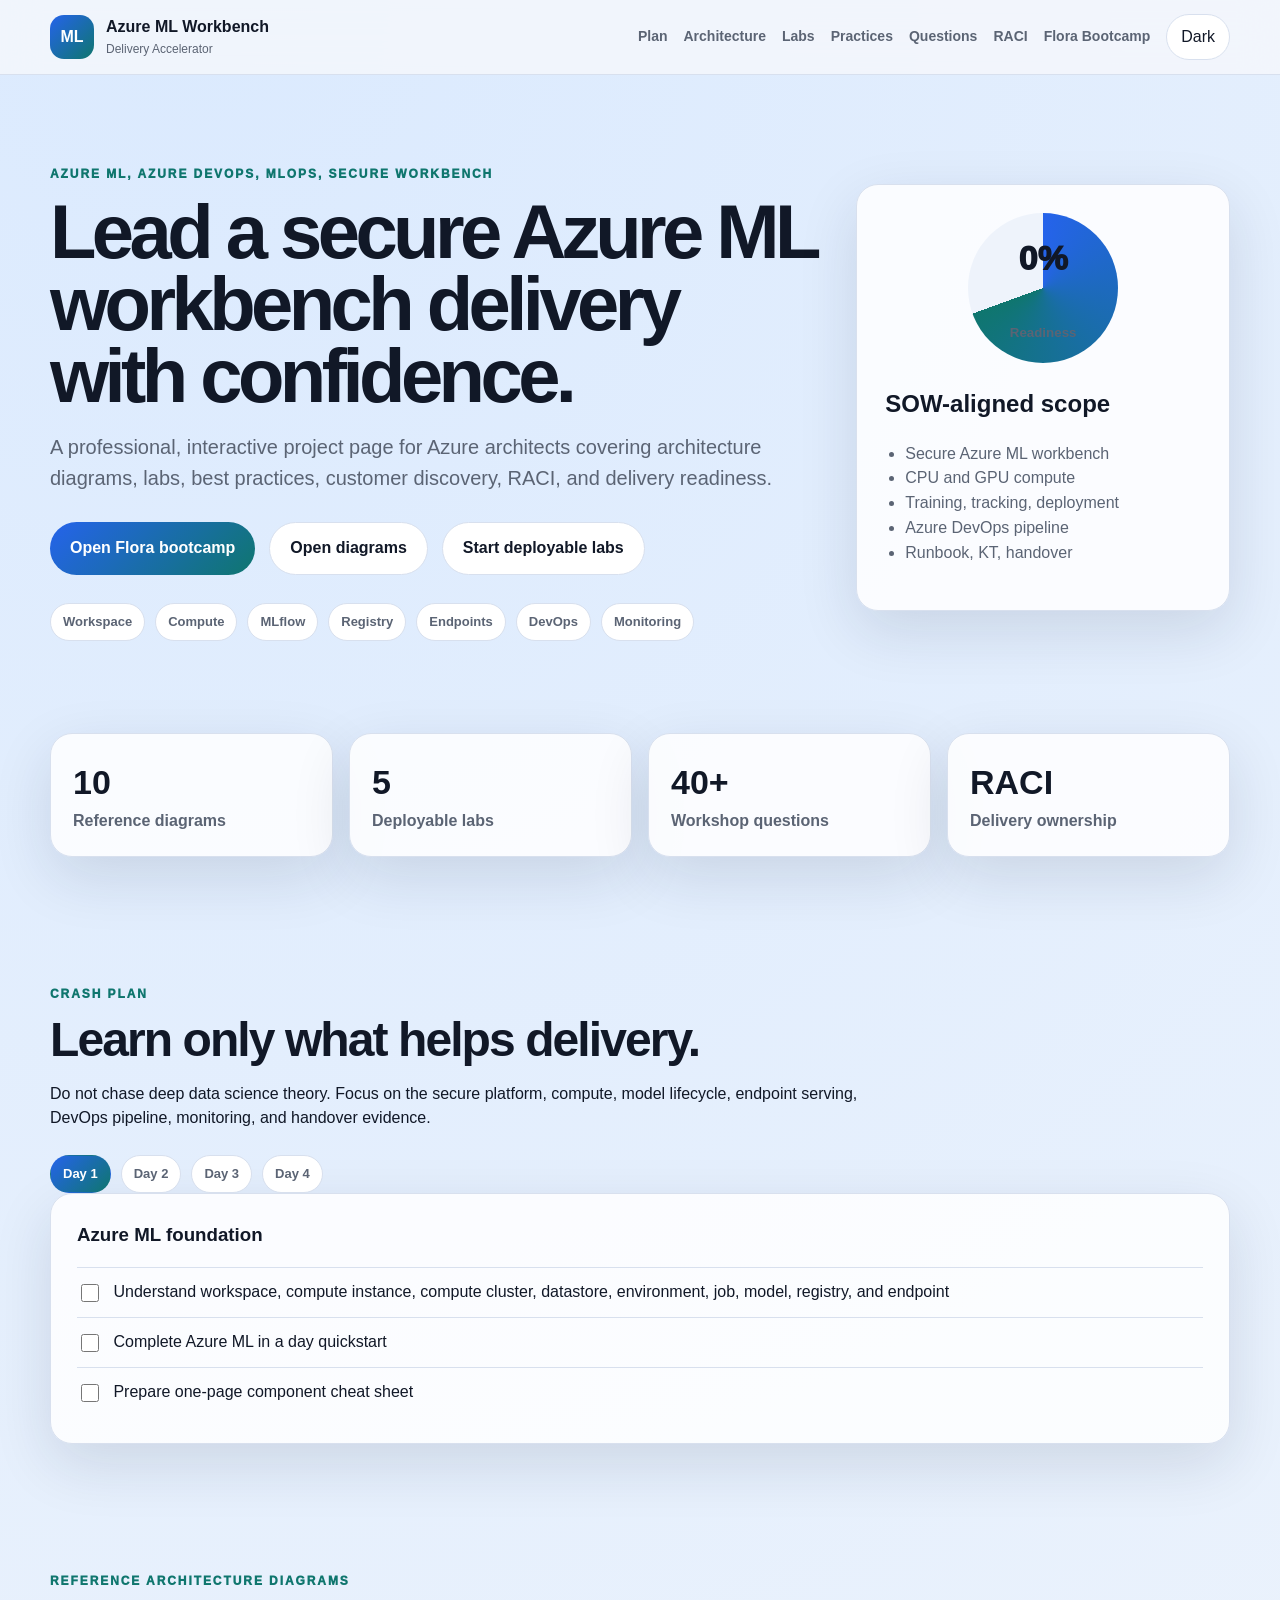
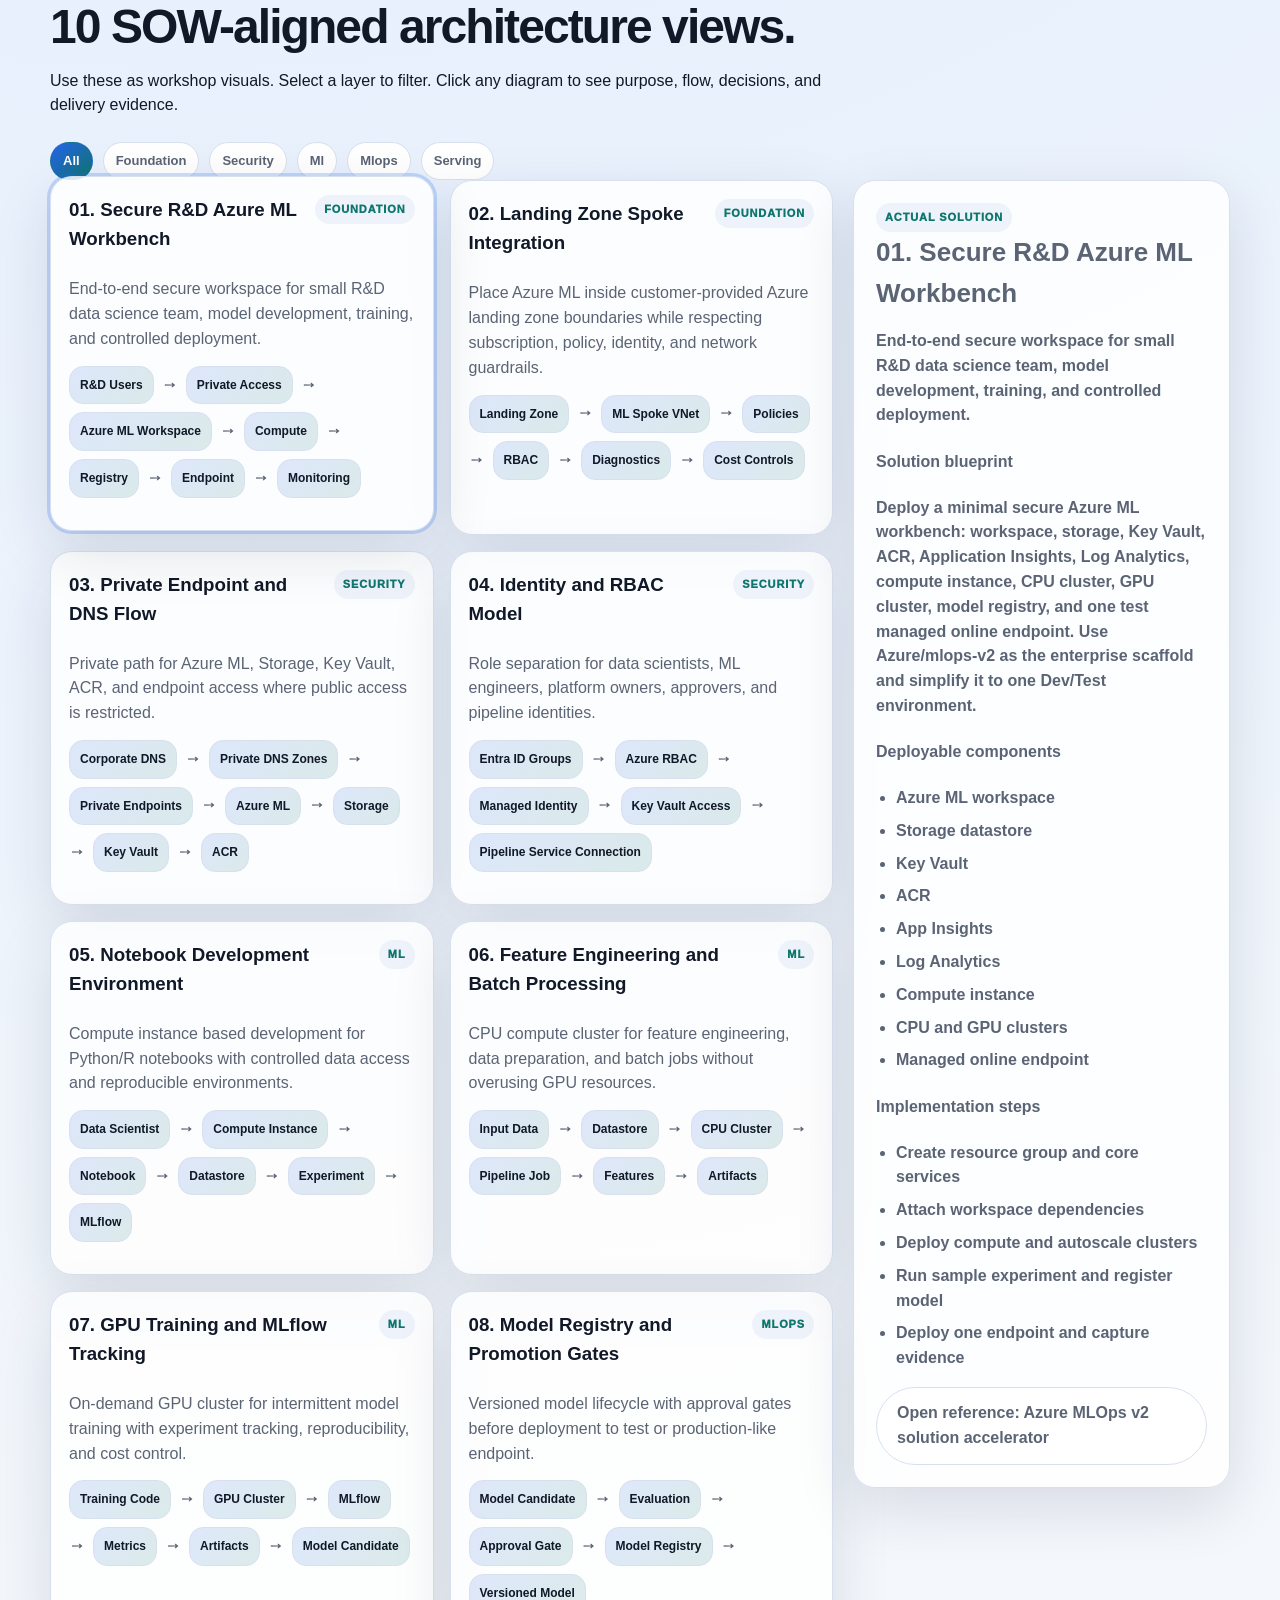
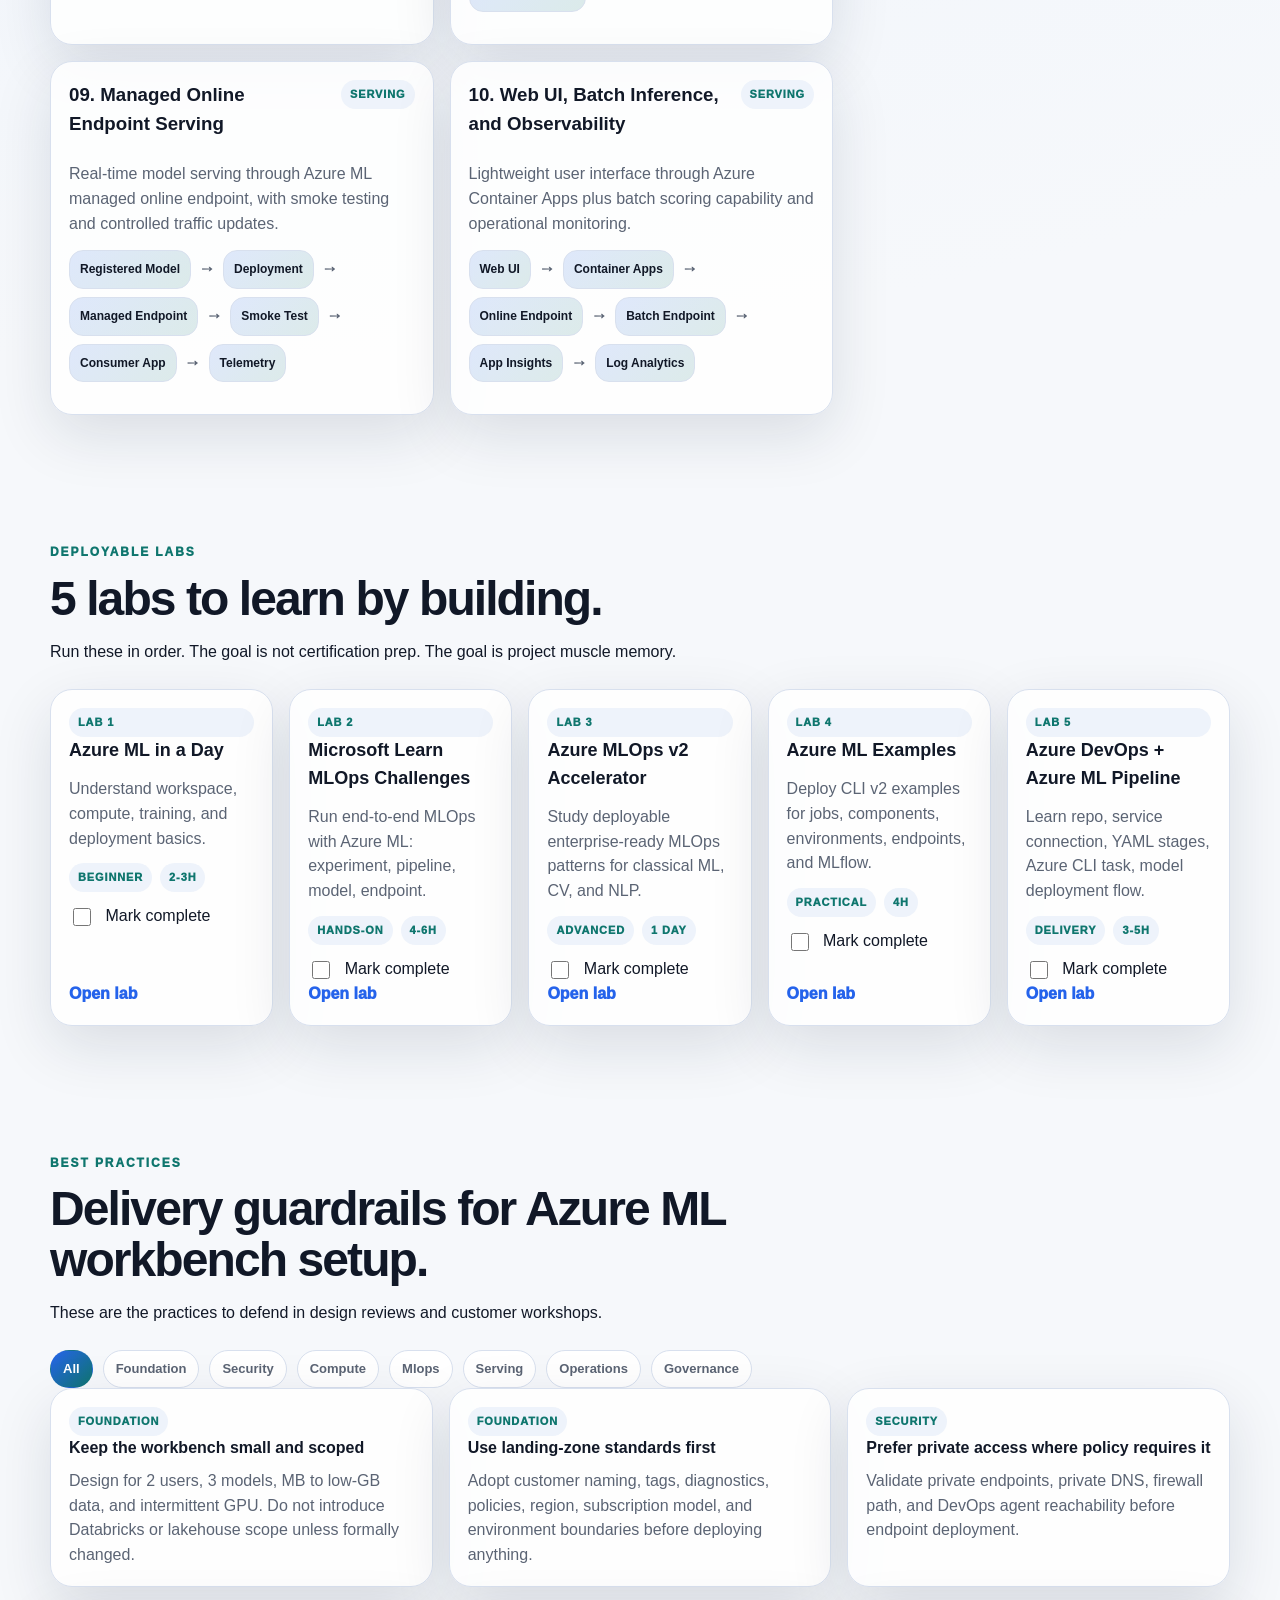
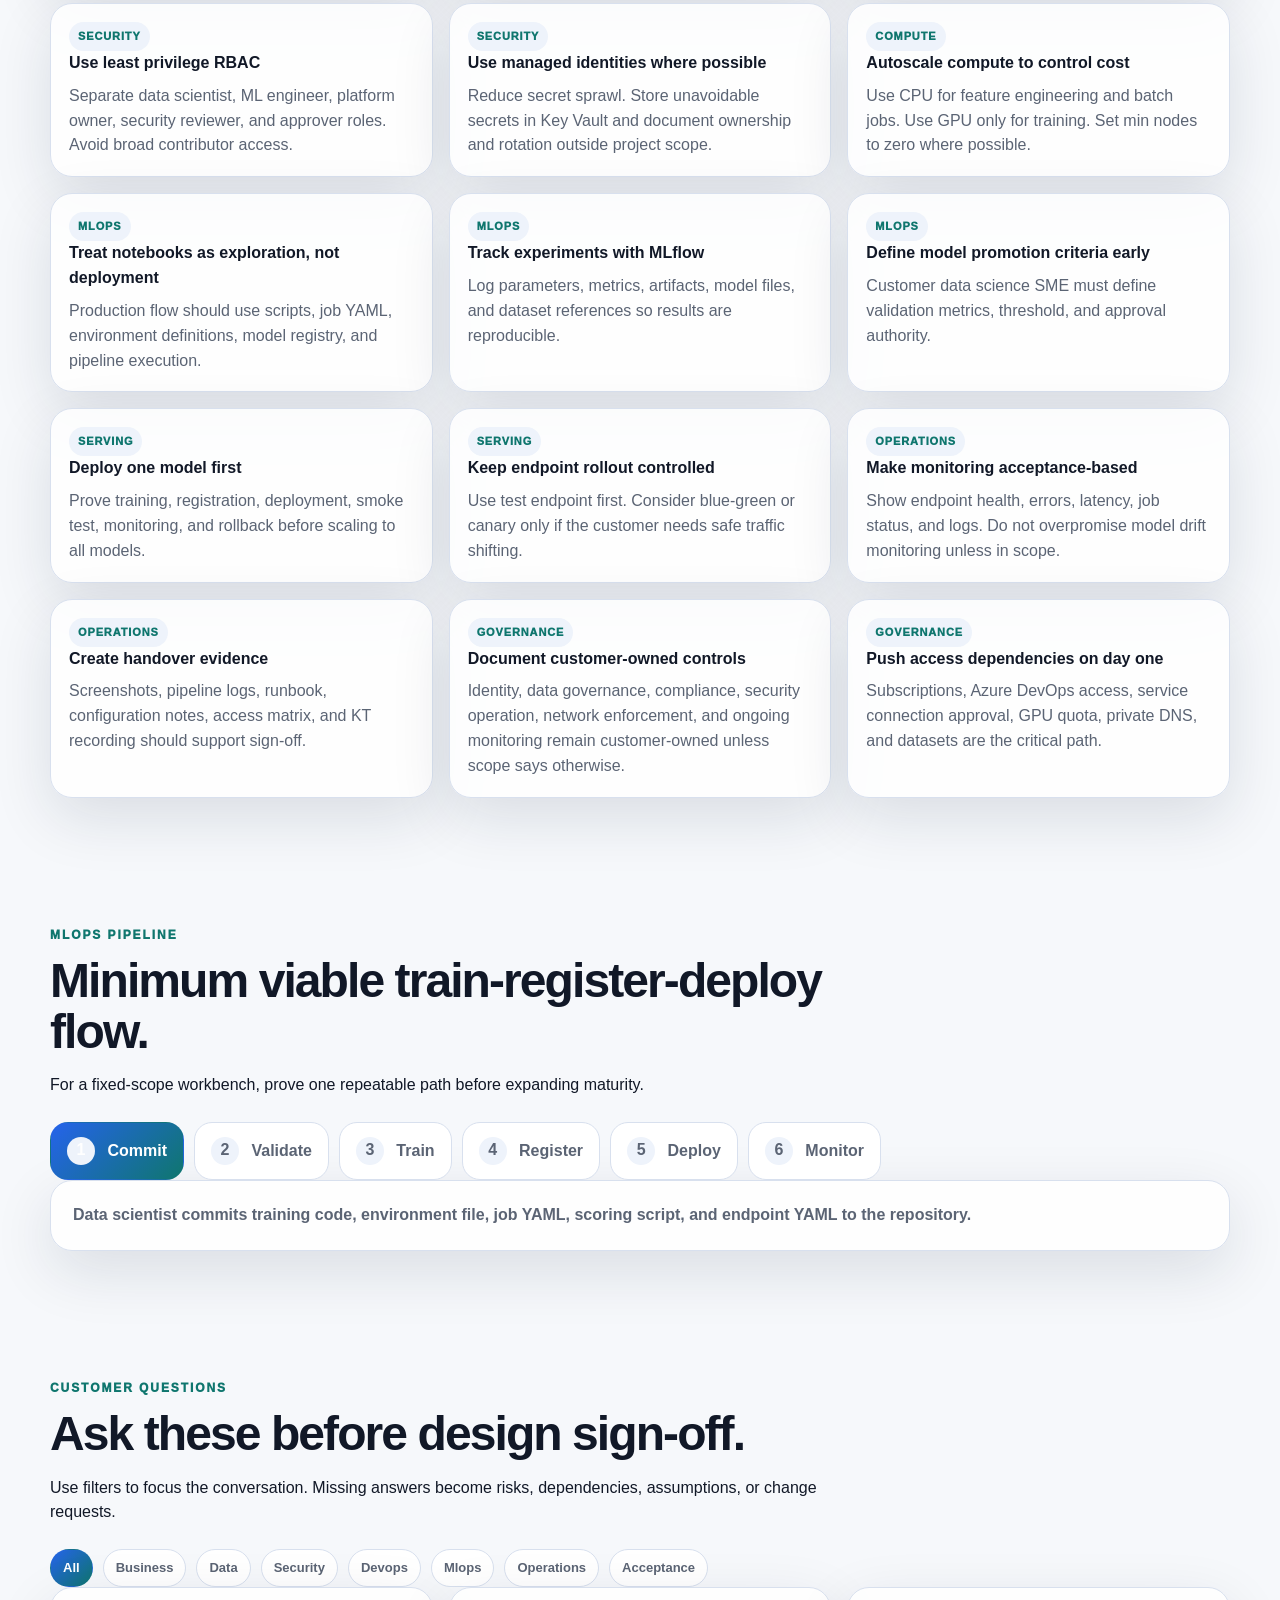
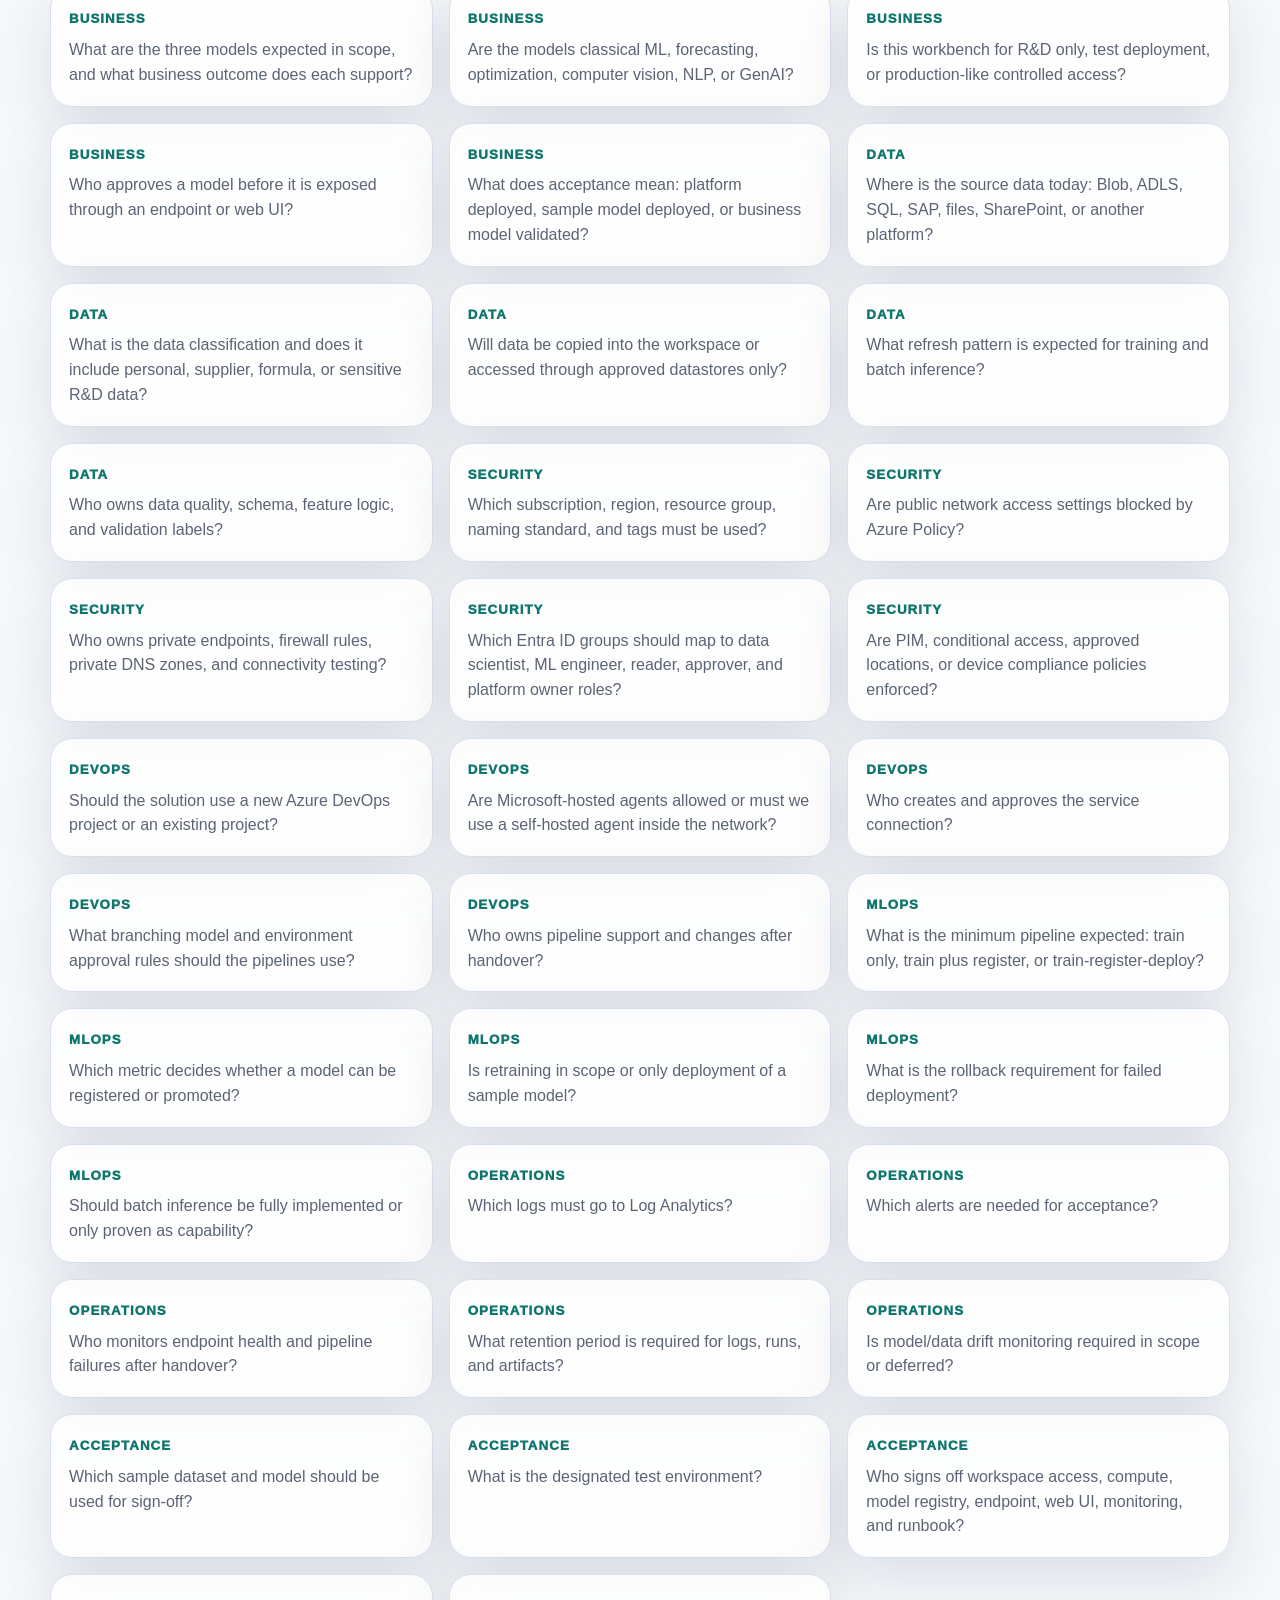
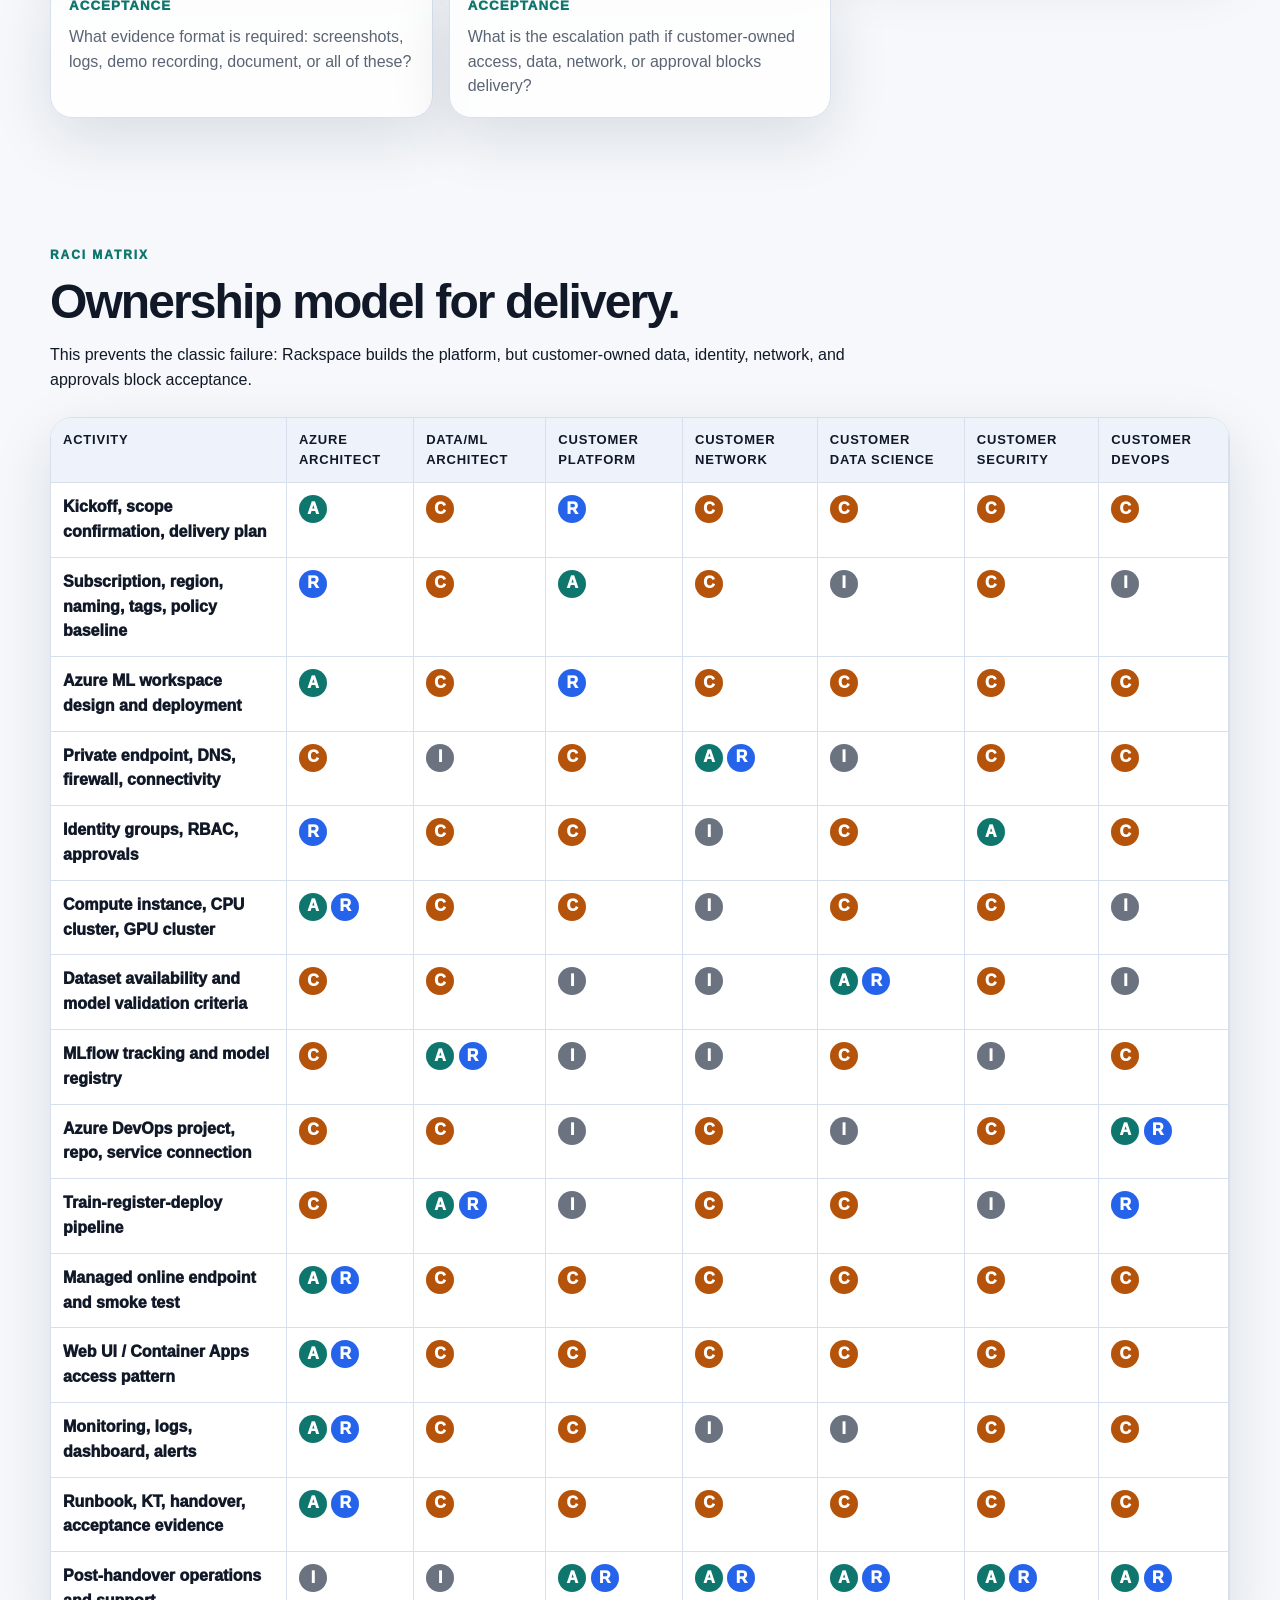
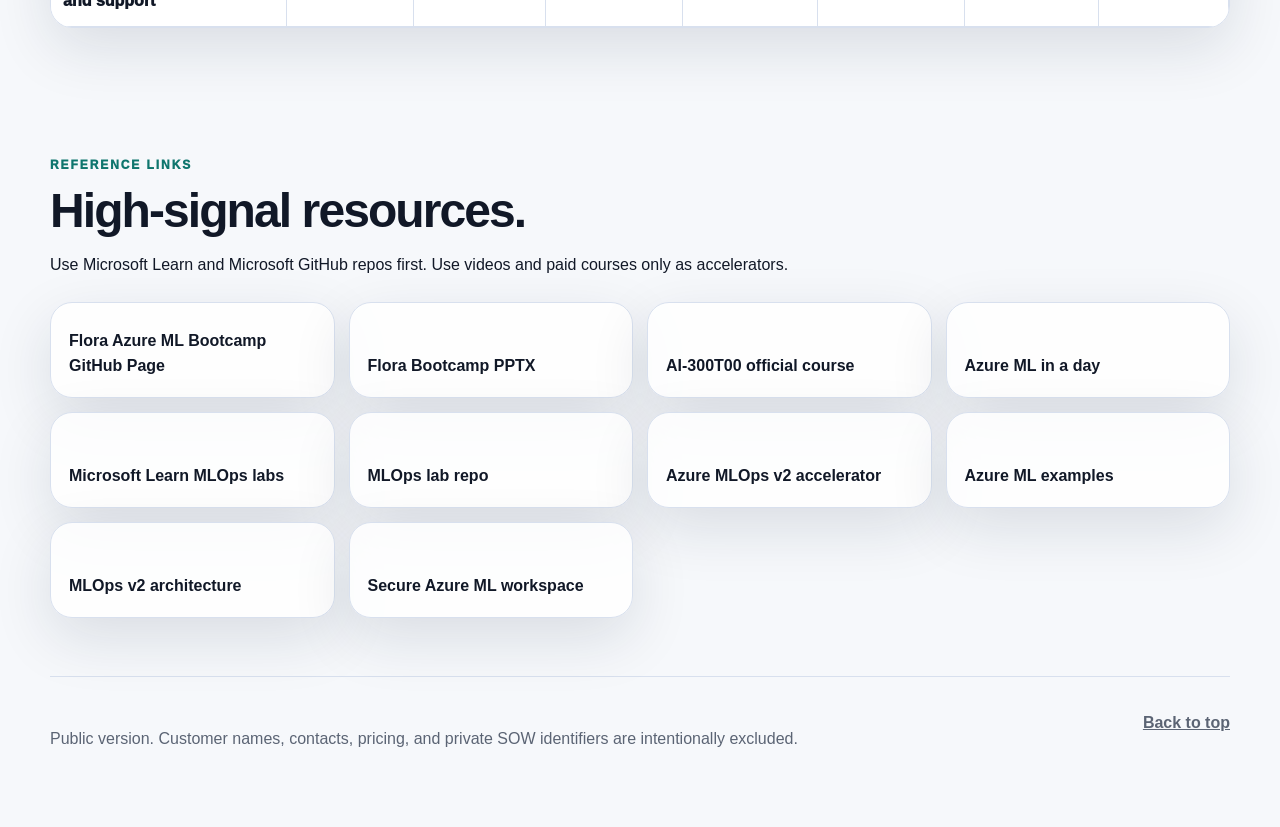
<file: index.html>
<!doctype html>
<html lang="en">
<head>
  <meta charset="utf-8">
  <meta name="viewport" content="width=device-width, initial-scale=1">
  <title>Azure ML Workbench Delivery Accelerator</title>
  <meta name="description" content="Interactive Azure ML and MLOps delivery accelerator for Azure architects.">
  <link rel="stylesheet" href="styles.css">
</head>
<body>
  <header class="site-header">
    <nav class="nav shell">
      <a class="brand" href="#top"><span class="brand-mark">ML</span><span><strong>Azure ML Workbench</strong><small>Delivery Accelerator</small></span></a>
      <button class="nav-toggle" aria-expanded="false" aria-controls="nav-links">Menu</button>
      <div id="nav-links" class="nav-links">
        <a href="#plan">Plan</a>
        <a href="#architecture">Architecture</a>
        <a href="#labs">Labs</a>
        <a href="#practices">Practices</a>
        <a href="#questions">Questions</a>
        <a href="#raci">RACI</a>
        <a href="flora-azure-ml-bootcamp.html">Flora Bootcamp</a>
        <button id="theme-toggle" class="ghost" type="button">Dark</button>
      </div>
    </nav>
  </header>

  <main id="top">
    <section class="hero shell">
      <div class="hero-copy">
        <p class="eyebrow">Azure ML, Azure DevOps, MLOps, secure workbench</p>
        <h1>Lead a secure Azure ML workbench delivery with confidence.</h1>
        <p class="lead">A professional, interactive project page for Azure architects covering architecture diagrams, labs, best practices, customer discovery, RACI, and delivery readiness.</p>
        <div class="hero-actions"><a class="button primary" href="flora-azure-ml-bootcamp.html">Open Flora bootcamp</a><a class="button secondary" href="#architecture">Open diagrams</a><a class="button secondary" href="#labs">Start deployable labs</a></div>
        <div class="trust-strip"><span>Workspace</span><span>Compute</span><span>MLflow</span><span>Registry</span><span>Endpoints</span><span>DevOps</span><span>Monitoring</span></div>
      </div>
      <aside class="hero-card">
        <div class="score-ring"><span id="readiness-score">0%</span><small>Readiness</small></div>
        <h2>SOW-aligned scope</h2>
        <ul class="clean-list"><li>Secure Azure ML workbench</li><li>CPU and GPU compute</li><li>Training, tracking, deployment</li><li>Azure DevOps pipeline</li><li>Runbook, KT, handover</li></ul>
      </aside>
    </section>

    <section class="shell section stats-grid"><article class="stat"><strong>10</strong><span>Reference diagrams</span></article><article class="stat"><strong>5</strong><span>Deployable labs</span></article><article class="stat"><strong>40+</strong><span>Workshop questions</span></article><article class="stat"><strong>RACI</strong><span>Delivery ownership</span></article></section>

    <section id="plan" class="shell section">
      <div class="section-head"><p class="eyebrow">Crash plan</p><h2>Learn only what helps delivery.</h2><p>Do not chase deep data science theory. Focus on the secure platform, compute, model lifecycle, endpoint serving, DevOps pipeline, monitoring, and handover evidence.</p></div>
      <div class="tabs"><button class="tab active" data-tab="day1">Day 1</button><button class="tab" data-tab="day2">Day 2</button><button class="tab" data-tab="day3">Day 3</button><button class="tab" data-tab="day4">Day 4</button></div>
      <div class="tab-panel active" id="day1"><h3>Azure ML foundation</h3><ul class="task-list"><li><label><input type="checkbox"> Understand workspace, compute instance, compute cluster, datastore, environment, job, model, registry, and endpoint</label></li><li><label><input type="checkbox"> Complete Azure ML in a day quickstart</label></li><li><label><input type="checkbox"> Prepare one-page component cheat sheet</label></li></ul></div>
      <div class="tab-panel" id="day2"><h3>Security and DevOps foundation</h3><ul class="task-list"><li><label><input type="checkbox"> Review private access, identity, Key Vault, Storage, ACR, DNS, and logging path</label></li><li><label><input type="checkbox"> Create Azure DevOps project mental model: repo, branch, service connection, pipeline, environment approval</label></li><li><label><input type="checkbox"> Draft access and dependency checklist for kickoff</label></li></ul></div>
      <div class="tab-panel" id="day3"><h3>Hands-on MLOps</h3><ul class="task-list"><li><label><input type="checkbox"> Run one lab end to end: train, track, register, deploy, test</label></li><li><label><input type="checkbox"> Capture evidence of experiment, registered model, endpoint, and pipeline execution</label></li><li><label><input type="checkbox"> Prepare demo script for one model deployment</label></li></ul></div>
      <div class="tab-panel" id="day4"><h3>Customer readiness</h3><ul class="task-list"><li><label><input type="checkbox"> Finalize workshop question bank</label></li><li><label><input type="checkbox"> Walk through 10 diagrams and know what decision each diagram drives</label></li><li><label><input type="checkbox"> Prepare RAID, RACI, acceptance evidence, and handover checklist</label></li></ul></div>
    </section>

    <section id="architecture" class="shell section">
      <div class="section-head"><p class="eyebrow">Reference architecture diagrams</p><h2>10 SOW-aligned architecture views.</h2><p>Use these as workshop visuals. Select a layer to filter. Click any diagram to see purpose, flow, decisions, and delivery evidence.</p></div>
      <div class="filter-row" id="arch-filters"></div>
      <div class="architecture-layout"><div class="architecture-grid" id="architecture-grid"></div><aside class="detail-card sticky-detail" id="architecture-detail">Select a diagram to inspect details.</aside></div>
    </section>

    <section id="labs" class="shell section">
      <div class="section-head"><p class="eyebrow">Deployable labs</p><h2>5 labs to learn by building.</h2><p>Run these in order. The goal is not certification prep. The goal is project muscle memory.</p></div>
      <div class="lab-grid" id="lab-grid"></div>
    </section>

    <section id="practices" class="shell section">
      <div class="section-head"><p class="eyebrow">Best practices</p><h2>Delivery guardrails for Azure ML workbench setup.</h2><p>These are the practices to defend in design reviews and customer workshops.</p></div>
      <div class="filter-row" id="practice-filters"></div>
      <div class="practice-grid" id="practice-grid"></div>
    </section>

    <section id="pipeline" class="shell section">
      <div class="section-head"><p class="eyebrow">MLOps pipeline</p><h2>Minimum viable train-register-deploy flow.</h2><p>For a fixed-scope workbench, prove one repeatable path before expanding maturity.</p></div>
      <div class="pipeline"><button class="step active" data-step="1"><span>1</span> Commit</button><button class="step" data-step="2"><span>2</span> Validate</button><button class="step" data-step="3"><span>3</span> Train</button><button class="step" data-step="4"><span>4</span> Register</button><button class="step" data-step="5"><span>5</span> Deploy</button><button class="step" data-step="6"><span>6</span> Monitor</button></div>
      <article id="pipeline-detail" class="detail-card">Data scientist commits training code, environment file, job YAML, scoring script, and endpoint YAML to the repository.</article>
    </section>

    <section id="questions" class="shell section">
      <div class="section-head"><p class="eyebrow">Customer questions</p><h2>Ask these before design sign-off.</h2><p>Use filters to focus the conversation. Missing answers become risks, dependencies, assumptions, or change requests.</p></div>
      <div class="filter-row" id="question-filters"></div>
      <div class="question-grid" id="question-grid"></div>
    </section>

    <section id="raci" class="shell section">
      <div class="section-head"><p class="eyebrow">RACI matrix</p><h2>Ownership model for delivery.</h2><p>This prevents the classic failure: Rackspace builds the platform, but customer-owned data, identity, network, and approvals block acceptance.</p></div>
      <div class="table-wrap"><table class="raci-table" id="raci-table"></table></div>
    </section>

    <section id="resources" class="shell section">
      <div class="section-head"><p class="eyebrow">Reference links</p><h2>High-signal resources.</h2><p>Use Microsoft Learn and Microsoft GitHub repos first. Use videos and paid courses only as accelerators.</p></div>
      <div class="resource-grid"><a href="flora-azure-ml-bootcamp.html">Flora Azure ML Bootcamp GitHub Page</a><a href="Flora_Azure_ML_Bootcamp_Visual_Guide.pptx">Flora Bootcamp PPTX</a><a href="https://learn.microsoft.com/en-us/training/courses/ai-300t00" target="_blank" rel="noreferrer">AI-300T00 official course</a><a href="https://learn.microsoft.com/en-us/azure/machine-learning/tutorial-azure-ml-in-a-day" target="_blank" rel="noreferrer">Azure ML in a day</a><a href="https://microsoftlearning.github.io/mslearn-mlops/" target="_blank" rel="noreferrer">Microsoft Learn MLOps labs</a><a href="https://github.com/MicrosoftLearning/mslearn-mlops" target="_blank" rel="noreferrer">MLOps lab repo</a><a href="https://github.com/Azure/mlops-v2" target="_blank" rel="noreferrer">Azure MLOps v2 accelerator</a><a href="https://github.com/Azure/azureml-examples" target="_blank" rel="noreferrer">Azure ML examples</a><a href="https://learn.microsoft.com/en-us/azure/architecture/ai-ml/guide/machine-learning-operations-v2" target="_blank" rel="noreferrer">MLOps v2 architecture</a><a href="https://learn.microsoft.com/en-us/azure/machine-learning/how-to-secure-workspace-vnet" target="_blank" rel="noreferrer">Secure Azure ML workspace</a></div>
    </section>
  </main>
  <footer class="footer shell"><p>Public version. Customer names, contacts, pricing, and private SOW identifiers are intentionally excluded.</p><a href="#top">Back to top</a></footer>
  <script src="app.js"></script>
  <script src="solutions.js"></script>
</body>
</html>
</file>
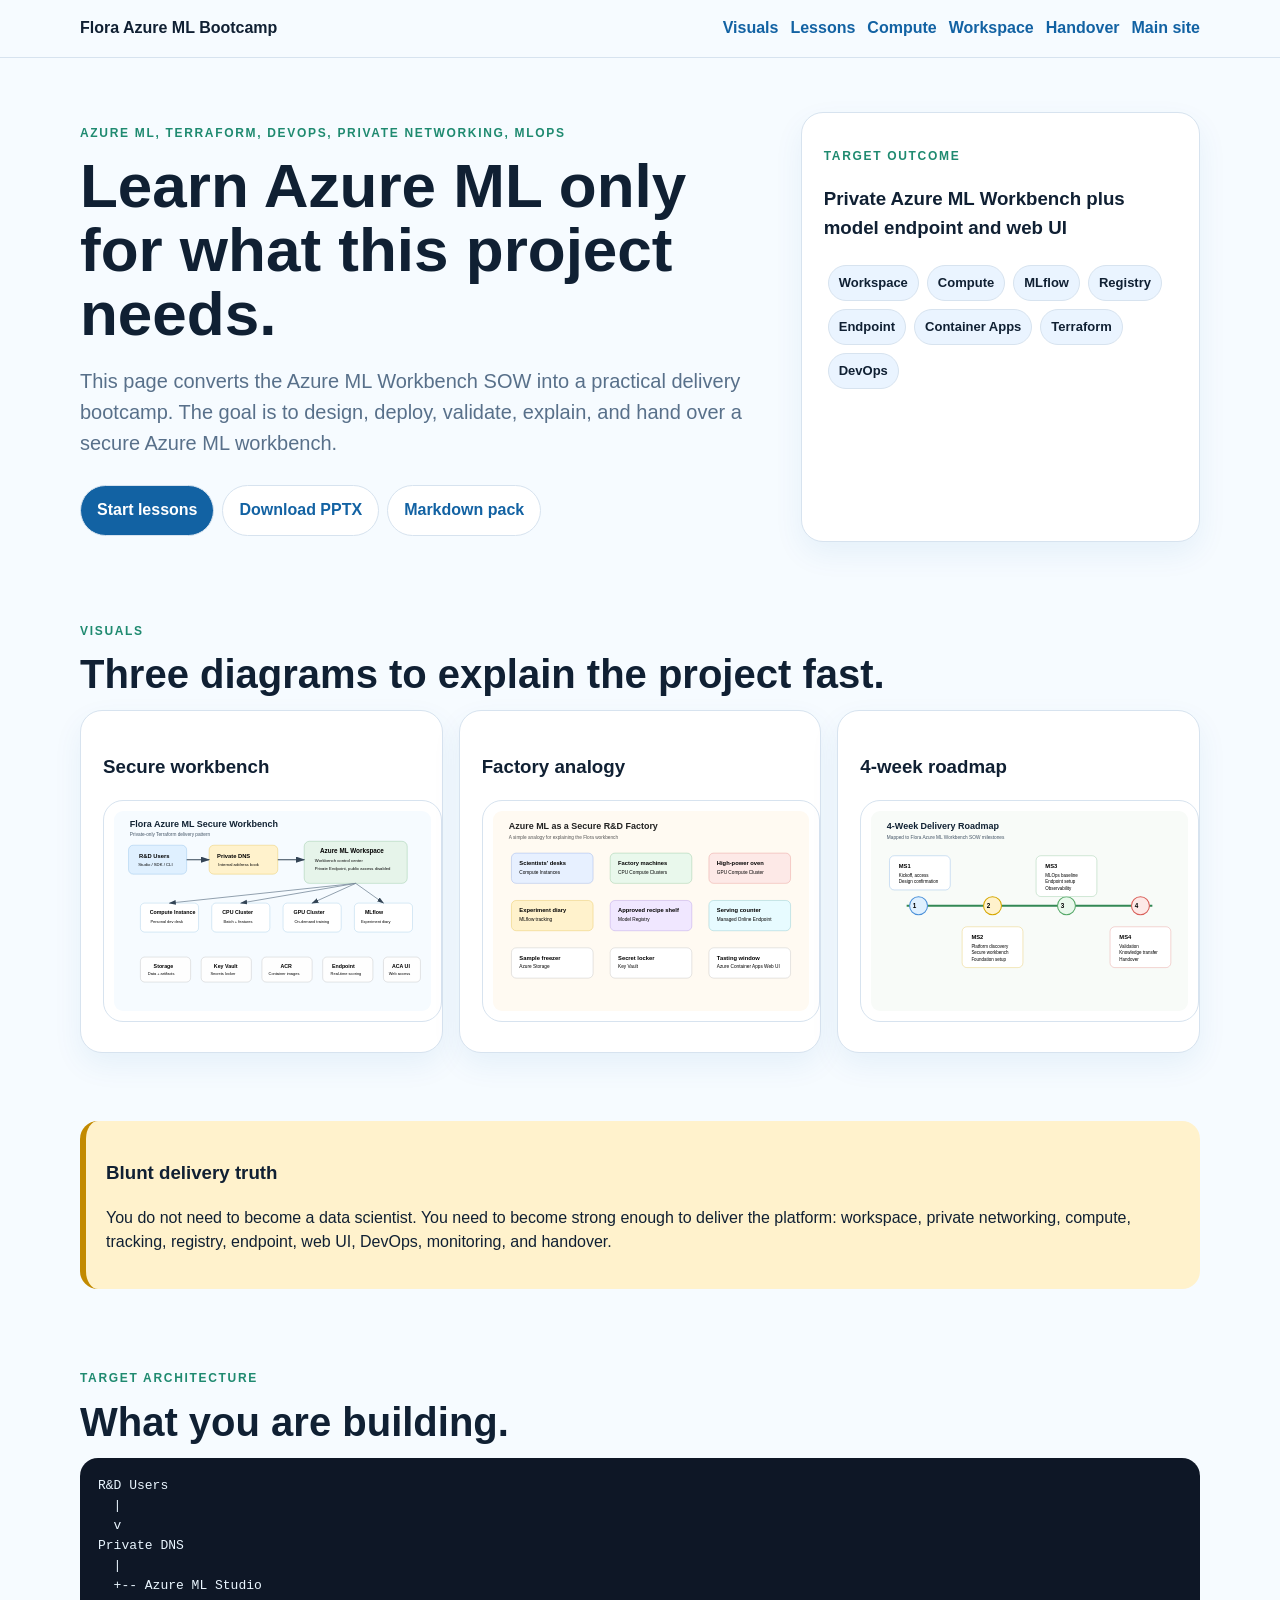
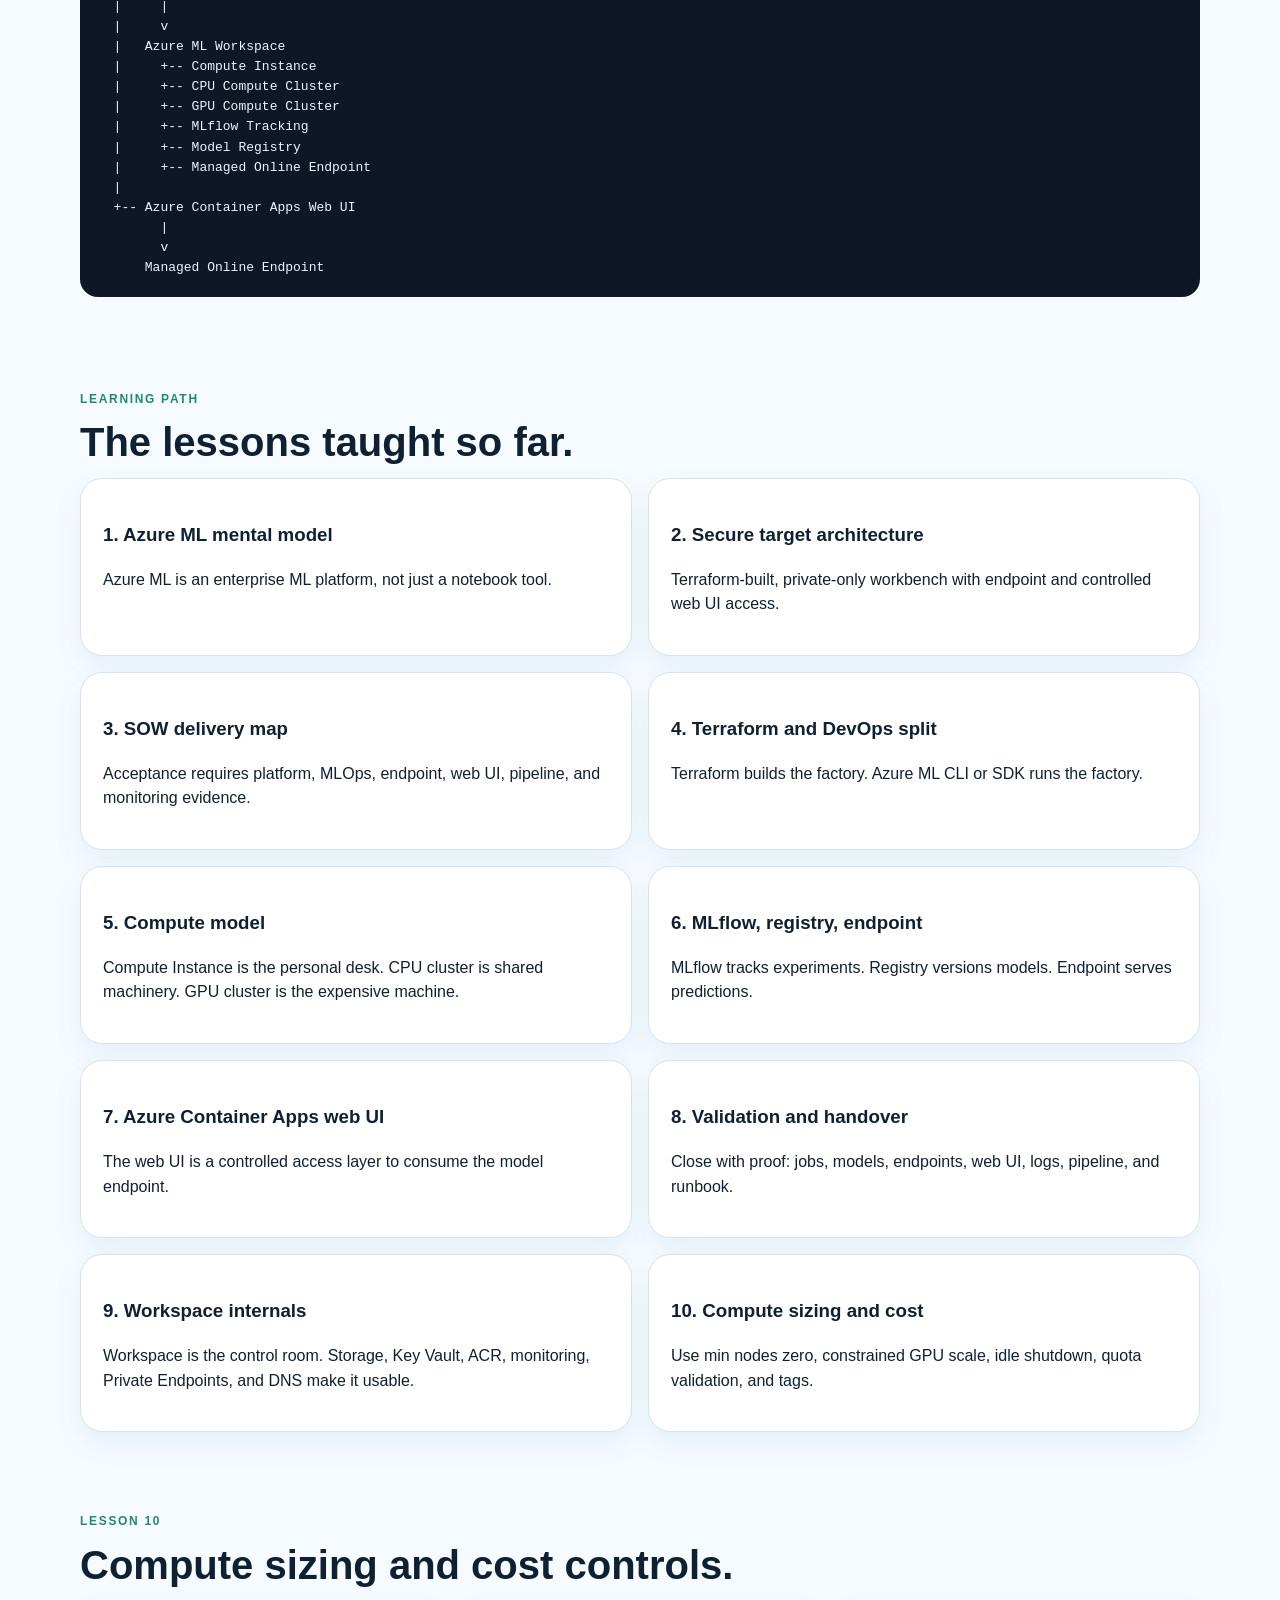
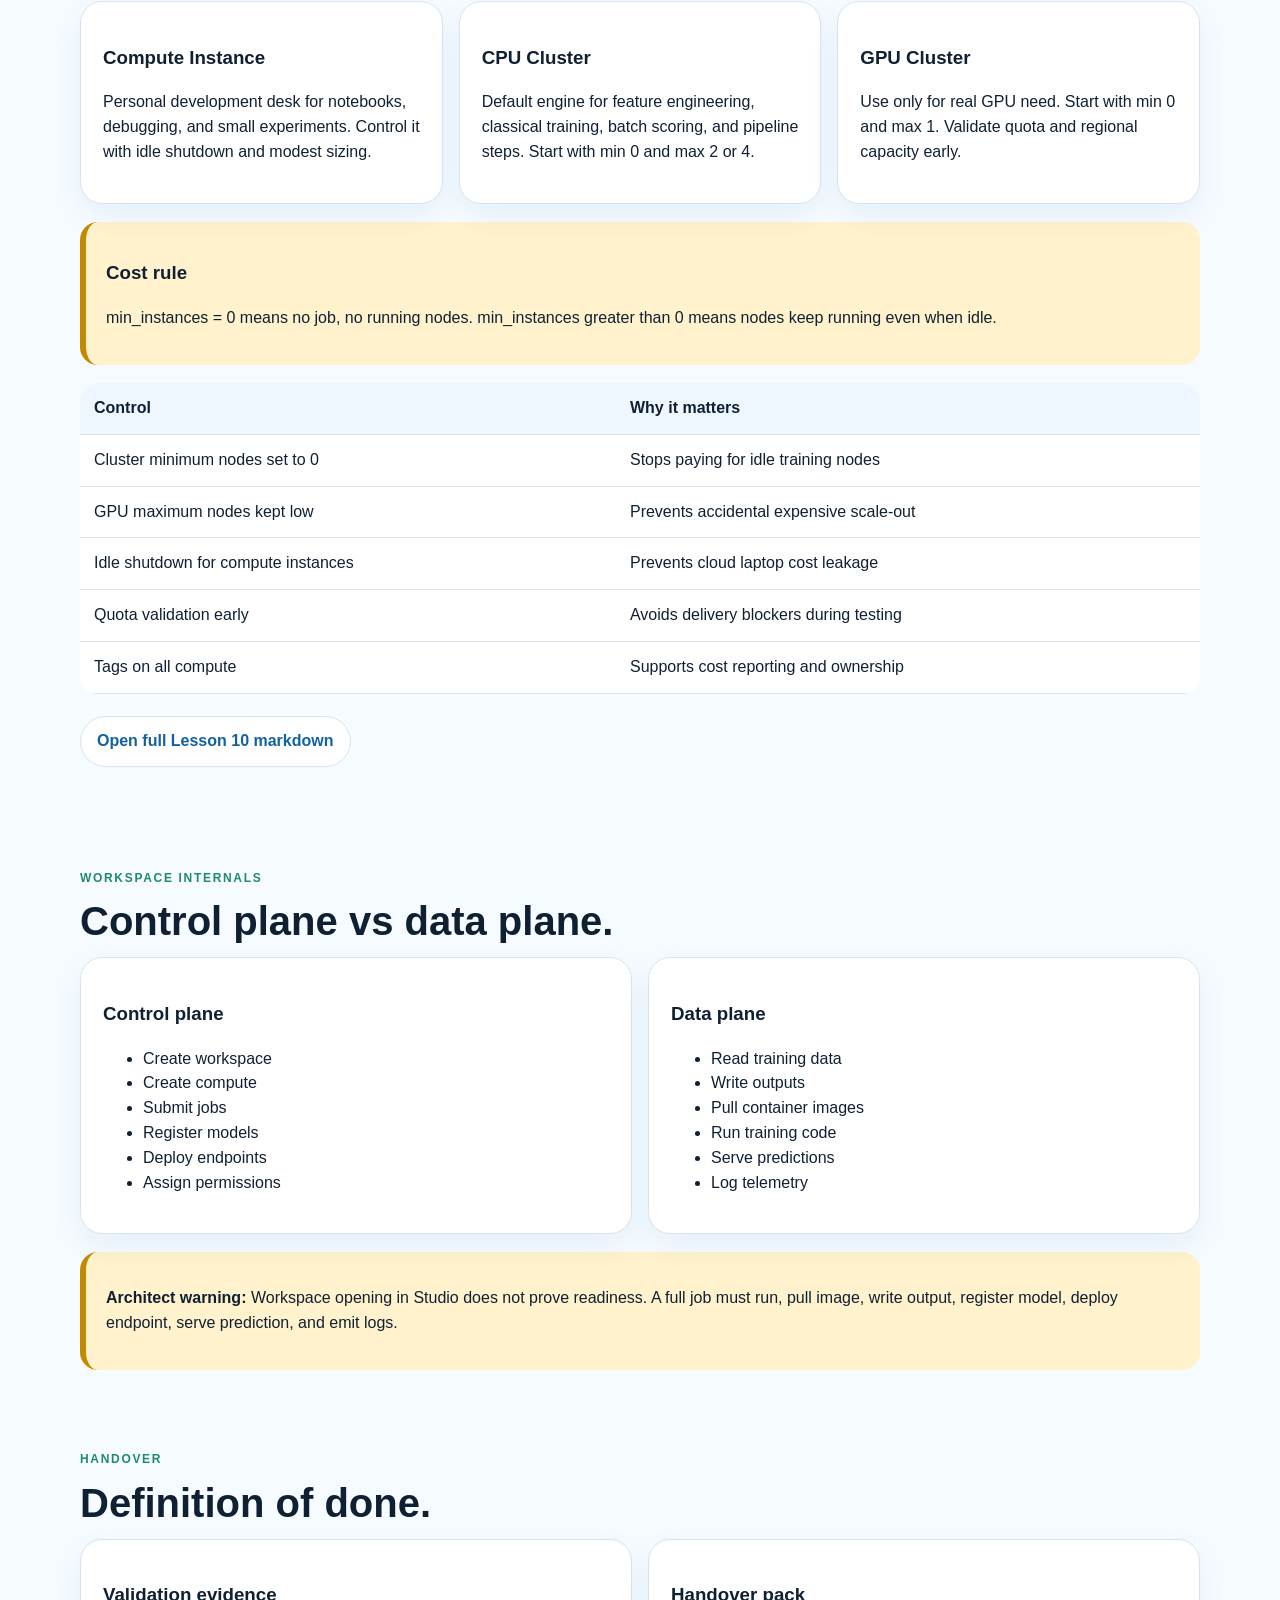
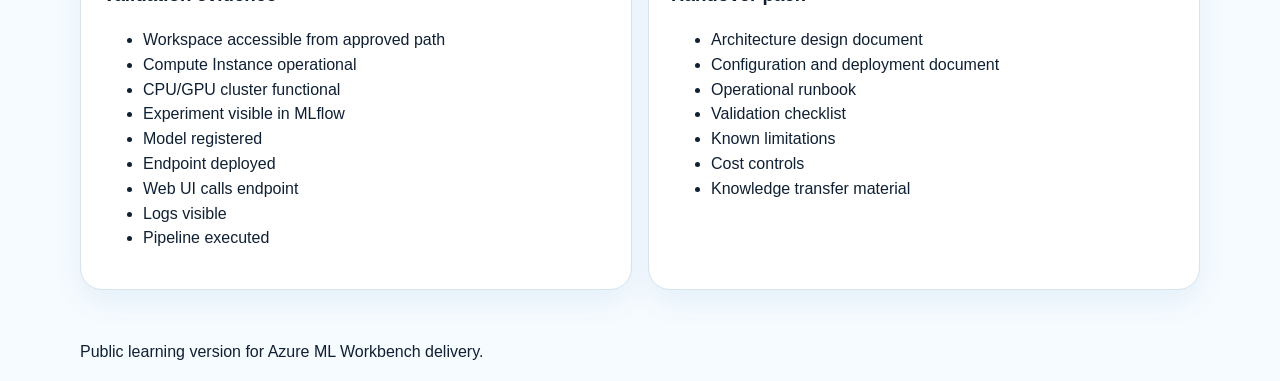
<file: flora-azure-ml-bootcamp.html>
<!doctype html><html lang="en"><head><meta charset="utf-8"><meta name="viewport" content="width=device-width, initial-scale=1"><title>Flora Azure ML Bootcamp</title><style>body{margin:0;font-family:Arial,Helvetica,sans-serif;background:#f6fbff;color:#102033;line-height:1.55}a{color:#1262a3}.shell{width:min(1120px,calc(100% - 32px));margin:auto}header{position:sticky;top:0;background:#f6fbff;border-bottom:1px solid #d7e3ef}nav{display:flex;justify-content:space-between;gap:12px;flex-wrap:wrap;padding:16px 0}.nav a{font-weight:700;text-decoration:none;margin-left:12px}section{padding:34px 0}.hero{display:grid;grid-template-columns:1.4fr .8fr;gap:22px;padding-top:54px}.card,.mini{background:#fff;border:1px solid #d7e3ef;border-radius:22px;padding:22px;box-shadow:0 12px 30px rgba(18,98,163,.07)}.grid{display:grid;grid-template-columns:repeat(3,1fr);gap:16px}.two{grid-template-columns:repeat(2,1fr)}.four{grid-template-columns:repeat(4,1fr)}h1{font-size:clamp(34px,6vw,62px);line-height:1.03;margin:0 0 18px}h2{font-size:clamp(26px,4vw,40px);line-height:1.1;margin:0 0 14px}.lead{font-size:20px;color:#58708a}.eyebrow{text-transform:uppercase;letter-spacing:.14em;font-size:12px;font-weight:800;color:#1f8a70}.button{display:inline-block;padding:12px 16px;border-radius:999px;text-decoration:none;font-weight:800;border:1px solid #d7e3ef;background:#fff;margin:6px 8px 6px 0}.primary{background:#1262a3;color:#fff}.pill{display:inline-block;background:#eaf4ff;border:1px solid #d7e3ef;border-radius:999px;padding:7px 10px;margin:4px;font-size:13px;font-weight:700}.visual{width:100%;background:#fff;border:1px solid #d7e3ef;border-radius:20px;padding:10px}pre{background:#0e1726;color:#eaf6ff;padding:18px;border-radius:18px;overflow:auto}table{width:100%;border-collapse:collapse;background:#fff;border-radius:18px;overflow:hidden}th,td{padding:13px 14px;border-bottom:1px solid #d7e3ef;text-align:left;vertical-align:top}th{background:#eef6ff}.callout{border-left:6px solid #1f8a70;background:#fff;border-radius:18px;padding:18px 20px}.warning{border-left-color:#c28a00;background:#fff2cc}@media(max-width:860px){.hero,.grid,.two,.four{grid-template-columns:1fr}.nav a{margin-left:0;margin-right:10px}}</style></head><body><header><nav class="shell"><strong>Flora Azure ML Bootcamp</strong><div class="nav"><a href="#visuals">Visuals</a><a href="#lessons">Lessons</a><a href="#compute">Compute</a><a href="#workspace">Workspace</a><a href="#handover">Handover</a><a href="index.html">Main site</a></div></nav></header><main><section class="hero shell"><div><p class="eyebrow">Azure ML, Terraform, DevOps, private networking, MLOps</p><h1>Learn Azure ML only for what this project needs.</h1><p class="lead">This page converts the Azure ML Workbench SOW into a practical delivery bootcamp. The goal is to design, deploy, validate, explain, and hand over a secure Azure ML workbench.</p><a class="button primary" href="#lessons">Start lessons</a><a class="button" href="Flora_Azure_ML_Bootcamp_Visual_Guide.pptx">Download PPTX</a><a class="button" href="docs/flora-azure-ml-bootcamp/README.md">Markdown pack</a></div><aside class="card"><p class="eyebrow">Target outcome</p><h3>Private Azure ML Workbench plus model endpoint and web UI</h3><span class="pill">Workspace</span><span class="pill">Compute</span><span class="pill">MLflow</span><span class="pill">Registry</span><span class="pill">Endpoint</span><span class="pill">Container Apps</span><span class="pill">Terraform</span><span class="pill">DevOps</span></aside></section><section id="visuals" class="shell"><p class="eyebrow">Visuals</p><h2>Three diagrams to explain the project fast.</h2><div class="grid"><article class="card"><h3>Secure workbench</h3><img class="visual" src="docs/flora-azure-ml-bootcamp/assets/secure-workbench-architecture.svg" alt="Secure Azure ML workbench"></article><article class="card"><h3>Factory analogy</h3><img class="visual" src="docs/flora-azure-ml-bootcamp/assets/azure-ml-factory-analogy.svg" alt="Azure ML factory analogy"></article><article class="card"><h3>4-week roadmap</h3><img class="visual" src="docs/flora-azure-ml-bootcamp/assets/delivery-roadmap.svg" alt="Delivery roadmap"></article></div></section><section class="shell"><div class="callout warning"><h3>Blunt delivery truth</h3><p>You do not need to become a data scientist. You need to become strong enough to deliver the platform: workspace, private networking, compute, tracking, registry, endpoint, web UI, DevOps, monitoring, and handover.</p></div></section><section class="shell"><p class="eyebrow">Target architecture</p><h2>What you are building.</h2><pre>R&amp;D Users
  |
  v
Private DNS
  |
  +-- Azure ML Studio
  |     |
  |     v
  |   Azure ML Workspace
  |     +-- Compute Instance
  |     +-- CPU Compute Cluster
  |     +-- GPU Compute Cluster
  |     +-- MLflow Tracking
  |     +-- Model Registry
  |     +-- Managed Online Endpoint
  |
  +-- Azure Container Apps Web UI
        |
        v
      Managed Online Endpoint</pre></section><section id="lessons" class="shell"><p class="eyebrow">Learning path</p><h2>The lessons taught so far.</h2><div class="grid two"><article class="mini"><h3>1. Azure ML mental model</h3><p>Azure ML is an enterprise ML platform, not just a notebook tool.</p></article><article class="mini"><h3>2. Secure target architecture</h3><p>Terraform-built, private-only workbench with endpoint and controlled web UI access.</p></article><article class="mini"><h3>3. SOW delivery map</h3><p>Acceptance requires platform, MLOps, endpoint, web UI, pipeline, and monitoring evidence.</p></article><article class="mini"><h3>4. Terraform and DevOps split</h3><p>Terraform builds the factory. Azure ML CLI or SDK runs the factory.</p></article><article class="mini"><h3>5. Compute model</h3><p>Compute Instance is the personal desk. CPU cluster is shared machinery. GPU cluster is the expensive machine.</p></article><article class="mini"><h3>6. MLflow, registry, endpoint</h3><p>MLflow tracks experiments. Registry versions models. Endpoint serves predictions.</p></article><article class="mini"><h3>7. Azure Container Apps web UI</h3><p>The web UI is a controlled access layer to consume the model endpoint.</p></article><article class="mini"><h3>8. Validation and handover</h3><p>Close with proof: jobs, models, endpoints, web UI, logs, pipeline, and runbook.</p></article><article class="mini"><h3>9. Workspace internals</h3><p>Workspace is the control room. Storage, Key Vault, ACR, monitoring, Private Endpoints, and DNS make it usable.</p></article><article class="mini"><h3>10. Compute sizing and cost</h3><p>Use min nodes zero, constrained GPU scale, idle shutdown, quota validation, and tags.</p></article></div></section><section id="compute" class="shell"><p class="eyebrow">Lesson 10</p><h2>Compute sizing and cost controls.</h2><div class="grid"><article class="card"><h3>Compute Instance</h3><p>Personal development desk for notebooks, debugging, and small experiments. Control it with idle shutdown and modest sizing.</p></article><article class="card"><h3>CPU Cluster</h3><p>Default engine for feature engineering, classical training, batch scoring, and pipeline steps. Start with min 0 and max 2 or 4.</p></article><article class="card"><h3>GPU Cluster</h3><p>Use only for real GPU need. Start with min 0 and max 1. Validate quota and regional capacity early.</p></article></div><div class="callout warning" style="margin-top:18px"><h3>Cost rule</h3><p>min_instances = 0 means no job, no running nodes. min_instances greater than 0 means nodes keep running even when idle.</p></div><table style="margin-top:18px"><thead><tr><th>Control</th><th>Why it matters</th></tr></thead><tbody><tr><td>Cluster minimum nodes set to 0</td><td>Stops paying for idle training nodes</td></tr><tr><td>GPU maximum nodes kept low</td><td>Prevents accidental expensive scale-out</td></tr><tr><td>Idle shutdown for compute instances</td><td>Prevents cloud laptop cost leakage</td></tr><tr><td>Quota validation early</td><td>Avoids delivery blockers during testing</td></tr><tr><td>Tags on all compute</td><td>Supports cost reporting and ownership</td></tr></tbody></table><p><a class="button" href="docs/flora-azure-ml-bootcamp/10-compute-sizing-cost.md">Open full Lesson 10 markdown</a></p></section><section id="workspace" class="shell"><p class="eyebrow">Workspace internals</p><h2>Control plane vs data plane.</h2><div class="grid two"><article class="card"><h3>Control plane</h3><ul><li>Create workspace</li><li>Create compute</li><li>Submit jobs</li><li>Register models</li><li>Deploy endpoints</li><li>Assign permissions</li></ul></article><article class="card"><h3>Data plane</h3><ul><li>Read training data</li><li>Write outputs</li><li>Pull container images</li><li>Run training code</li><li>Serve predictions</li><li>Log telemetry</li></ul></article></div><div class="callout warning" style="margin-top:18px"><p><strong>Architect warning:</strong> Workspace opening in Studio does not prove readiness. A full job must run, pull image, write output, register model, deploy endpoint, serve prediction, and emit logs.</p></div></section><section id="handover" class="shell"><p class="eyebrow">Handover</p><h2>Definition of done.</h2><div class="grid two"><article class="card"><h3>Validation evidence</h3><ul><li>Workspace accessible from approved path</li><li>Compute Instance operational</li><li>CPU/GPU cluster functional</li><li>Experiment visible in MLflow</li><li>Model registered</li><li>Endpoint deployed</li><li>Web UI calls endpoint</li><li>Logs visible</li><li>Pipeline executed</li></ul></article><article class="card"><h3>Handover pack</h3><ul><li>Architecture design document</li><li>Configuration and deployment document</li><li>Operational runbook</li><li>Validation checklist</li><li>Known limitations</li><li>Cost controls</li><li>Knowledge transfer material</li></ul></article></div></section></main><footer class="shell"><p>Public learning version for Azure ML Workbench delivery.</p></footer></body></html>
</file>
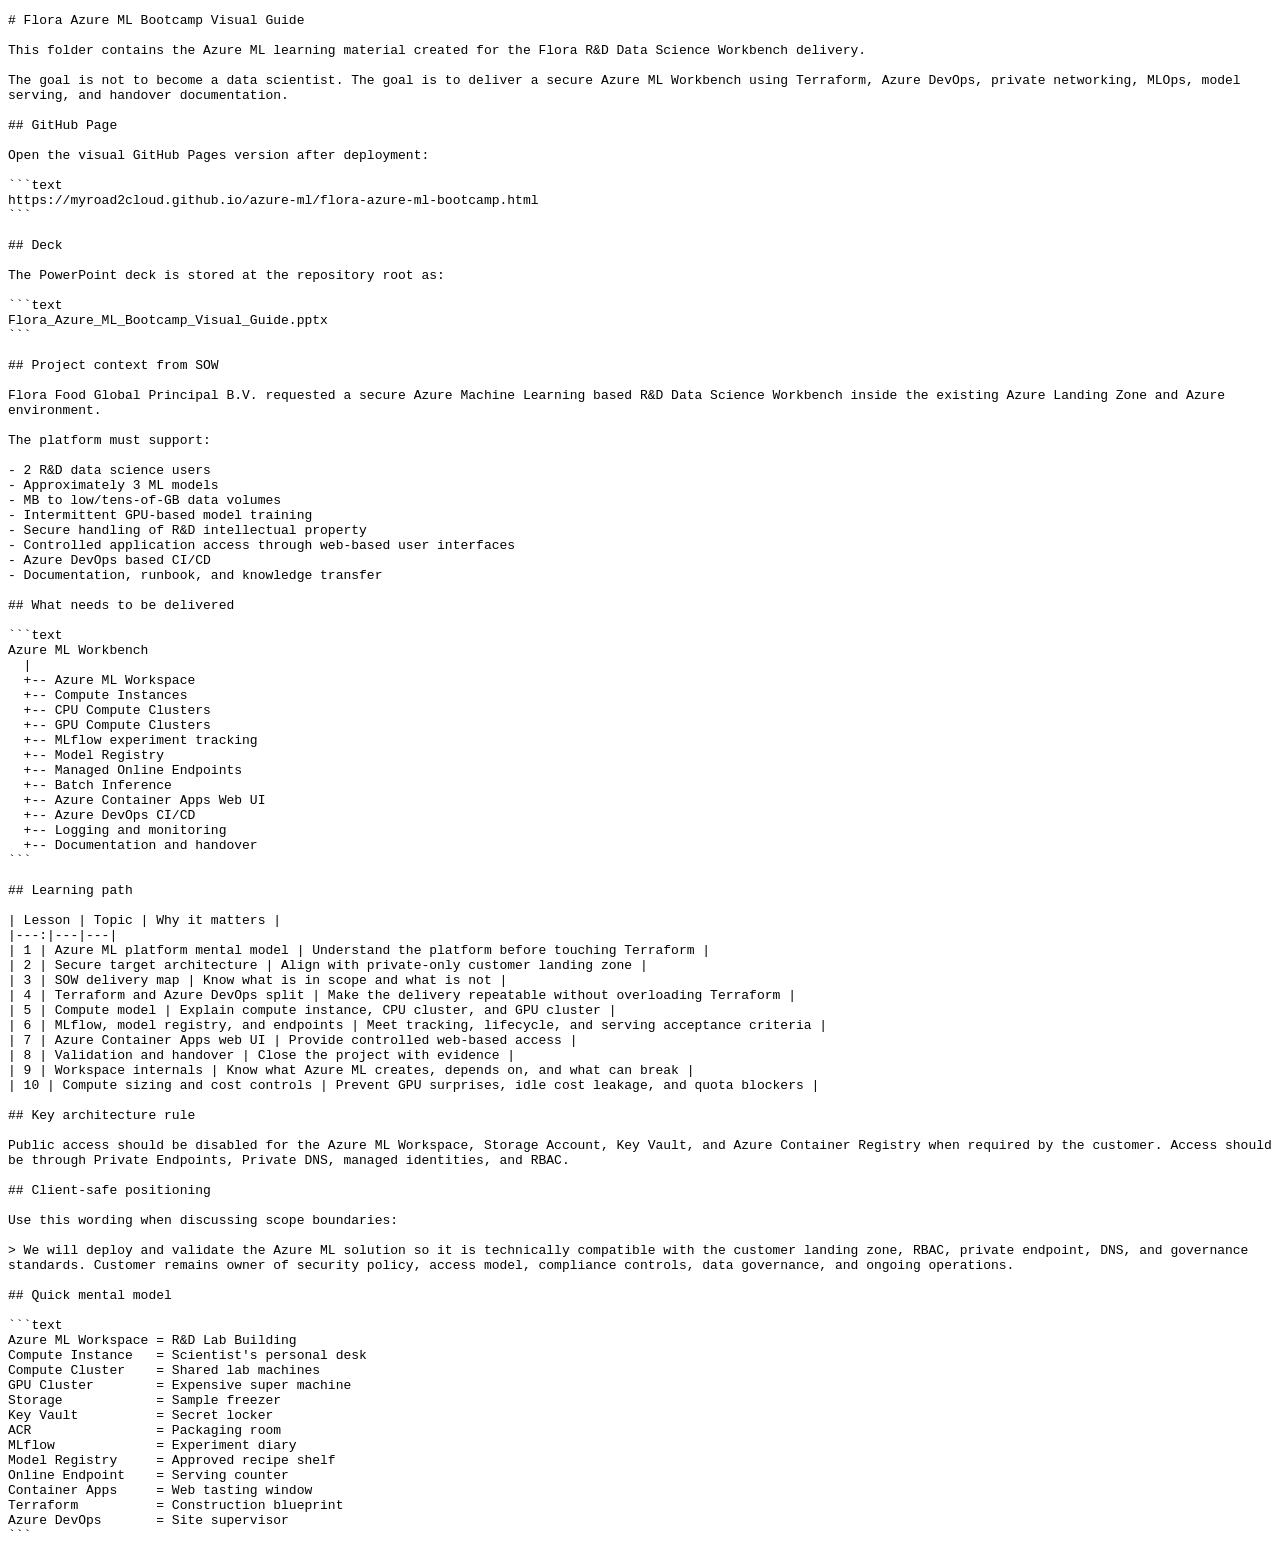
<file: docs/flora-azure-ml-bootcamp.html>
<!doctype html>
<html lang="en">
<head>
  <meta charset="utf-8">
  <meta name="viewport" content="width=device-width, initial-scale=1">
  <meta http-equiv="refresh" content="0; url=./flora-azure-ml-bootcamp/README.md">
  <title>Flora Azure ML Bootcamp</title>
  <style>
    body{font-family:Arial,Helvetica,sans-serif;background:#f6fbff;color:#102033;margin:0;padding:40px;line-height:1.55}main{max-width:900px;margin:auto;background:#fff;border:1px solid #d7e3ef;border-radius:22px;padding:28px;box-shadow:0 12px 30px rgba(18,98,163,.08)}a{color:#1262a3;font-weight:700}.button{display:inline-block;padding:12px 16px;border-radius:999px;text-decoration:none;border:1px solid #d7e3ef;margin:6px 8px 6px 0}.primary{background:#1262a3;color:#fff}.grid{display:grid;grid-template-columns:repeat(3,1fr);gap:12px}.card{border:1px solid #d7e3ef;border-radius:16px;padding:14px;background:#f8fbff}@media(max-width:760px){.grid{grid-template-columns:1fr}}
  </style>
</head>
<body>
  <main>
    <h1>Flora Azure ML Bootcamp</h1>
    <p>This page is a compatibility entrypoint for GitHub Pages deployments that publish from the <code>/docs</code> folder.</p>
    <p>The visual HTML page also exists at the repository root. Use the links below based on how GitHub Pages is configured.</p>
    <p><a class="button primary" href="./flora-azure-ml-bootcamp/README.md">Open bootcamp markdown guide</a><a class="button" href="../flora-azure-ml-bootcamp.html">Open root HTML page</a><a class="button" href="https://github.com/myroad2cloud/azure-ml/raw/main/Flora_Azure_ML_Bootcamp_Visual_Guide.pptx">Download PPTX</a></p>
    <h2>Quick lessons</h2>
    <div class="grid">
      <div class="card"><strong>Azure ML Workspace</strong><br>R&D control room.</div>
      <div class="card"><strong>Compute</strong><br>Compute Instance, CPU cluster, GPU cluster.</div>
      <div class="card"><strong>MLOps</strong><br>MLflow, registry, endpoint, batch.</div>
      <div class="card"><strong>Private access</strong><br>Private endpoints and DNS.</div>
      <div class="card"><strong>Terraform</strong><br>Build the platform foundation.</div>
      <div class="card"><strong>DevOps</strong><br>Run train, register, deploy flow.</div>
    </div>
  </main>
</body>
</html>
</file>
<file: styles.css>
:root{--bg:#f6f8fb;--surface:#fff;--surface2:#eef3fb;--text:#111827;--muted:#5b6474;--line:#d8e0ee;--brand:#2563eb;--brand2:#0f766e;--warn:#b45309;--good:#0f766e;--shadow:0 20px 60px rgba(20,31,54,.12);--radius:22px}*{box-sizing:border-box}html{scroll-behavior:smooth}body{margin:0;font-family:Inter,Segoe UI,Roboto,Arial,sans-serif;background:radial-gradient(circle at 15% 0%,#dbeafe 0,#f6f8fb 34%,#f6f8fb 100%);color:var(--text);line-height:1.55}body.dark{--bg:#07111f;--surface:#0d1728;--surface2:#111f35;--text:#e9eef7;--muted:#a9b4c4;--line:#26364f;--brand:#70a5ff;--brand2:#6ee7c8;--warn:#fbbf24;--good:#6ee7c8;--shadow:0 20px 60px rgba(0,0,0,.4);background:radial-gradient(circle at 10% 0%,#12264a 0,#07111f 38%,#07111f 100%)}a{color:inherit}.shell{width:min(1180px,calc(100% - 36px));margin-inline:auto}.site-header{position:sticky;top:0;z-index:20;background:rgba(246,248,251,.78);backdrop-filter:blur(18px);border-bottom:1px solid var(--line)}body.dark .site-header{background:rgba(7,17,31,.78)}.nav{height:74px;display:flex;align-items:center;justify-content:space-between;gap:20px}.brand{display:flex;align-items:center;gap:12px;text-decoration:none}.brand-mark{display:grid;place-items:center;width:44px;height:44px;border-radius:14px;background:linear-gradient(135deg,var(--brand),var(--brand2));color:white;font-weight:900}.brand small{display:block;color:var(--muted);font-size:12px}.nav-links{display:flex;align-items:center;gap:16px}.nav-links a{text-decoration:none;color:var(--muted);font-weight:800;font-size:14px}.nav-links a:hover{color:var(--text)}button,.button{font:inherit}.ghost,.nav-toggle{border:1px solid var(--line);background:var(--surface);color:var(--text);border-radius:999px;padding:10px 14px;cursor:pointer}.nav-toggle{display:none}.hero{display:grid;grid-template-columns:1.35fr .65fr;gap:30px;align-items:center;padding:78px 0 34px}.hero h1{font-size:clamp(42px,6vw,76px);line-height:.95;margin:8px 0 20px;letter-spacing:-.06em}.lead{font-size:20px;color:var(--muted);max-width:760px}.eyebrow{text-transform:uppercase;letter-spacing:.16em;color:var(--brand2);font-size:12px;font-weight:950}.hero-actions{display:flex;gap:14px;flex-wrap:wrap;margin:28px 0}.button{display:inline-flex;align-items:center;justify-content:center;border-radius:999px;padding:13px 20px;text-decoration:none;font-weight:900}.primary{background:linear-gradient(135deg,var(--brand),var(--brand2));color:#fff}.secondary{border:1px solid var(--line);background:var(--surface)}.trust-strip,.filter-row,.tabs,.pipeline{display:flex;flex-wrap:wrap;gap:10px}.trust-strip span,.filter,.tab{border:1px solid var(--line);background:var(--surface);border-radius:999px;padding:8px 12px;color:var(--muted);font-weight:850;font-size:13px}.hero-card,.stat,.diagram-card,.detail-card,.timeline article,.question-card,.resource-grid a,.tab-panel,.callout,.lab-card,.practice-card{background:rgba(255,255,255,.85);border:1px solid var(--line);box-shadow:var(--shadow);border-radius:var(--radius)}body.dark .hero-card,body.dark .stat,body.dark .diagram-card,body.dark .detail-card,body.dark .timeline article,body.dark .question-card,body.dark .resource-grid a,body.dark .tab-panel,body.dark .callout,body.dark .lab-card,body.dark .practice-card{background:rgba(13,23,40,.86)}.hero-card{padding:28px}.score-ring{width:150px;height:150px;border-radius:50%;display:grid;place-items:center;margin:0 auto 22px;background:conic-gradient(var(--brand) 0deg,var(--brand2) 250deg,var(--surface2) 250deg)}.score-ring span{font-size:34px;font-weight:950}.score-ring small{display:block;color:var(--muted);font-weight:800}.clean-list{padding-left:20px;color:var(--muted)}.section{padding:58px 0}.section-head{max-width:820px;margin-bottom:24px}.section h2{font-size:clamp(30px,4vw,48px);line-height:1.05;margin:8px 0 12px;letter-spacing:-.04em}.section h3{margin:0 0 12px}.stats-grid{display:grid;grid-template-columns:repeat(4,1fr);gap:16px}.stat{padding:22px}.stat strong{display:block;font-size:34px}.stat span{color:var(--muted);font-weight:750}.tab,.filter,.step{cursor:pointer}.tab.active,.filter.active,.step.active{background:linear-gradient(135deg,var(--brand),var(--brand2));color:#fff;border-color:transparent}.tab-panel{display:none;padding:26px}.tab-panel.active{display:block}.task-list{list-style:none;padding:0;margin:18px 0 0}.task-list li{padding:12px 0;border-top:1px solid var(--line)}input[type=checkbox]{width:18px;height:18px;margin-right:10px;vertical-align:middle;accent-color:var(--brand)}.architecture-layout{display:grid;grid-template-columns:1.35fr .65fr;gap:20px;align-items:start}.architecture-grid{display:grid;grid-template-columns:repeat(2,1fr);gap:16px}.diagram-card{padding:18px;cursor:pointer;transition:transform .2s ease,outline .2s ease}.diagram-card:hover,.diagram-card.active{transform:translateY(-4px);outline:3px solid rgba(37,99,235,.22)}.diagram-top{display:flex;justify-content:space-between;gap:12px;align-items:start;margin-bottom:12px}.diagram-top small,.badge{display:inline-flex;border-radius:999px;background:var(--surface2);color:var(--brand2);font-size:11px;font-weight:950;text-transform:uppercase;letter-spacing:.08em;padding:6px 9px}.mini-flow{display:flex;align-items:center;gap:8px;flex-wrap:wrap;margin:14px 0}.flow-node{background:linear-gradient(135deg,rgba(37,99,235,.14),rgba(15,118,110,.14));border:1px solid var(--line);border-radius:14px;padding:9px 10px;font-size:12px;font-weight:900}.flow-arrow{color:var(--muted);font-weight:950}.diagram-card p,.lab-card p,.practice-card p,.question-card p{color:var(--muted);margin:0}.sticky-detail{position:sticky;top:96px;padding:22px}.sticky-detail h3{font-size:26px}.detail-list{padding-left:20px;color:var(--muted)}.detail-list li{margin:8px 0}.lab-grid{display:grid;grid-template-columns:repeat(5,1fr);gap:16px}.lab-card{padding:18px;display:flex;flex-direction:column;min-height:300px}.lab-card h3{font-size:18px}.lab-card .meta{display:flex;gap:8px;flex-wrap:wrap;margin:12px 0}.lab-card a{margin-top:auto;text-decoration:none;font-weight:950;color:var(--brand)}.practice-grid{display:grid;grid-template-columns:repeat(3,1fr);gap:16px}.practice-card{padding:18px}.practice-card strong{display:block;margin-bottom:8px}.question-grid{display:grid;grid-template-columns:repeat(3,1fr);gap:16px}.question-card{padding:18px;transition:transform .2s ease}.question-card:hover{transform:translateY(-4px)}.question-card small{display:inline-block;margin-bottom:8px;color:var(--brand2);font-weight:950;text-transform:uppercase;letter-spacing:.08em}.step{border:1px solid var(--line);background:var(--surface);border-radius:18px;padding:14px 16px;font-weight:900;color:var(--muted)}.step span{display:inline-grid;place-items:center;width:28px;height:28px;border-radius:50%;background:var(--surface2);margin-right:8px}.detail-card{padding:22px;color:var(--muted);font-weight:750}.table-wrap{overflow:auto;border-radius:var(--radius);border:1px solid var(--line);box-shadow:var(--shadow)}.raci-table{width:100%;border-collapse:collapse;background:var(--surface);min-width:980px}.raci-table th,.raci-table td{border-bottom:1px solid var(--line);border-right:1px solid var(--line);padding:12px;text-align:left;vertical-align:top}.raci-table th{background:var(--surface2);font-size:13px;text-transform:uppercase;letter-spacing:.06em}.raci-table td:first-child{font-weight:950}.raci-pill{display:inline-grid;place-items:center;width:28px;height:28px;border-radius:50%;font-weight:950;color:#fff}.r{background:#2563eb}.a{background:#0f766e}.c{background:#b45309}.i{background:#6b7280}.resource-grid{display:grid;grid-template-columns:repeat(4,1fr);gap:14px}.resource-grid a{padding:18px;text-decoration:none;font-weight:900;color:var(--text);min-height:96px;display:flex;align-items:end}.resource-grid a:hover{outline:3px solid rgba(37,99,235,.25);transform:translateY(-2px)}.footer{display:flex;justify-content:space-between;gap:16px;padding:34px 0 60px;color:var(--muted);border-top:1px solid var(--line)}.footer a{font-weight:900}.split{display:grid;grid-template-columns:.9fr 1.1fr;gap:28px;align-items:center}.callout{padding:18px;margin-top:18px;color:var(--muted);border-left:5px solid var(--brand2)}@media(max-width:1080px){.lab-grid{grid-template-columns:repeat(2,1fr)}.architecture-layout{grid-template-columns:1fr}.sticky-detail{position:static}.architecture-grid,.practice-grid,.question-grid,.resource-grid,.stats-grid{grid-template-columns:repeat(2,1fr)}}@media(max-width:900px){.hero,.split{grid-template-columns:1fr}.nav-toggle{display:block}.nav-links{display:none;position:absolute;left:18px;right:18px;top:76px;background:var(--surface);border:1px solid var(--line);border-radius:20px;padding:16px;box-shadow:var(--shadow);flex-direction:column;align-items:flex-start}.nav-links.open{display:flex}}@media(max-width:620px){.stats-grid,.architecture-grid,.lab-grid,.practice-grid,.question-grid,.resource-grid{grid-template-columns:1fr}.hero{padding-top:42px}.hero h1{font-size:42px}.footer{flex-direction:column}}
</file>
